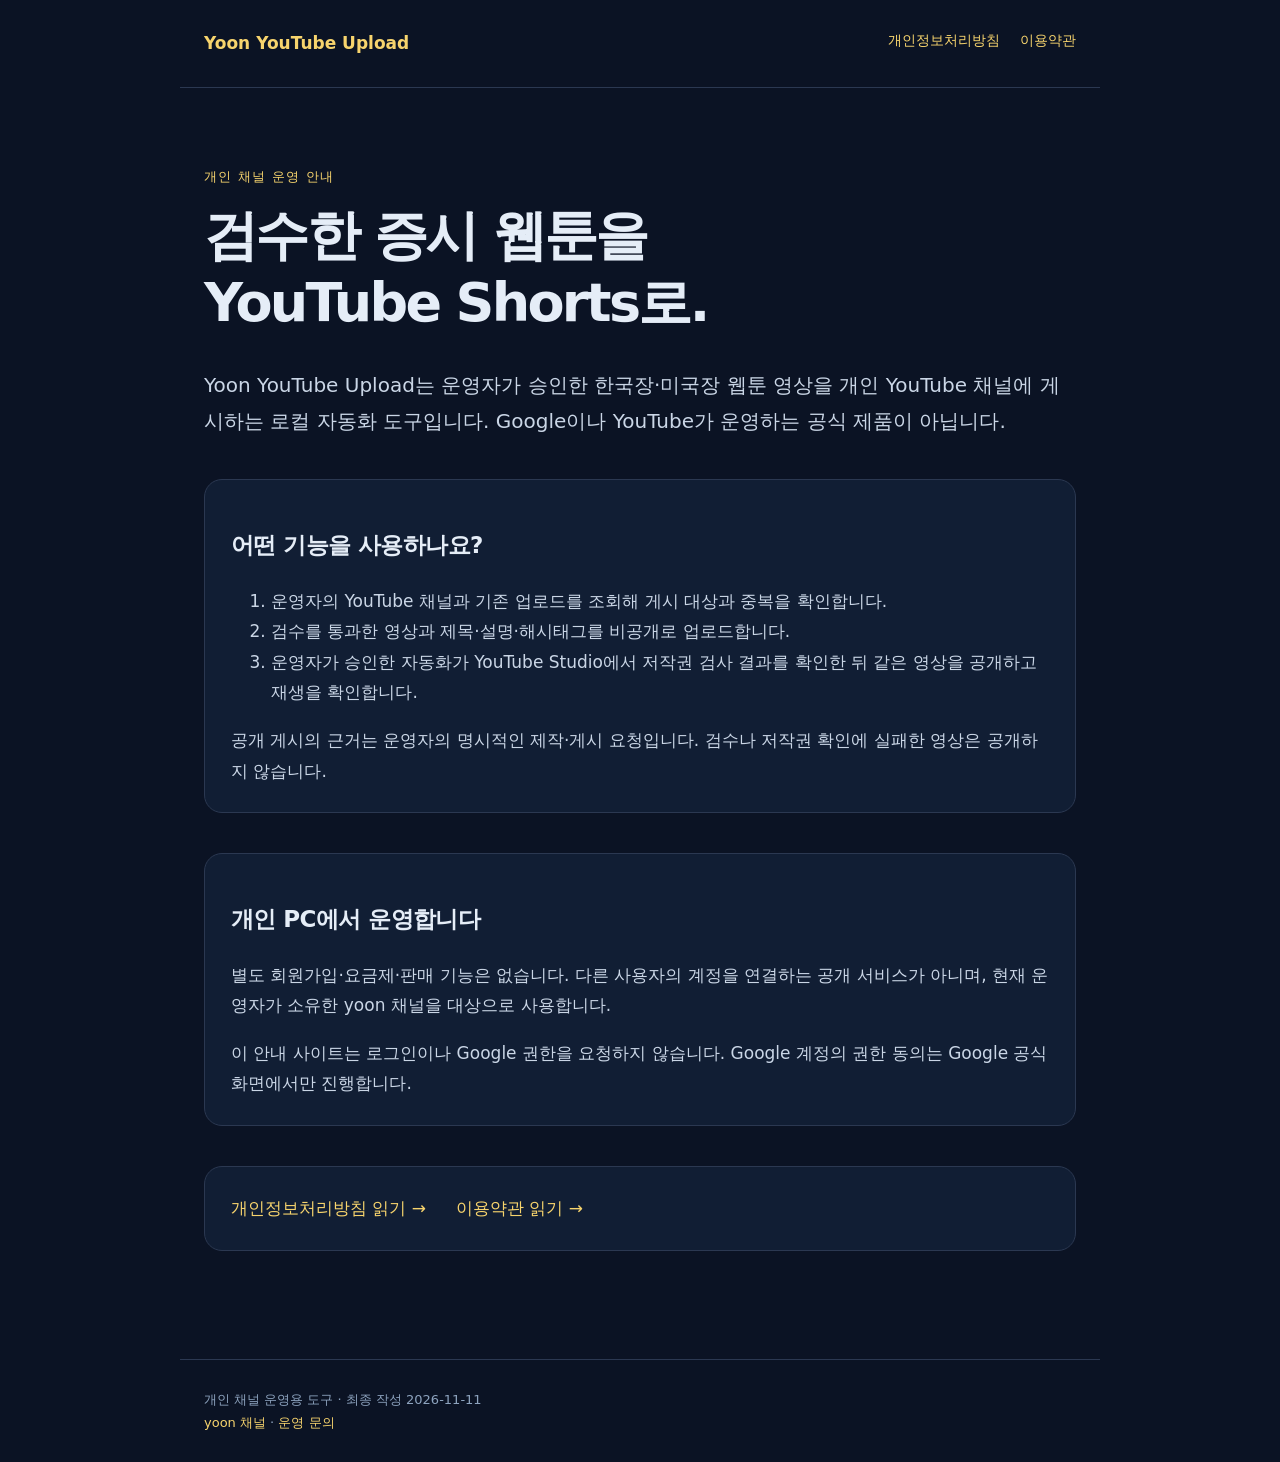
<file: index.html>
<!doctype html><html lang="ko"><head><meta name="google-site-verification" content="IftCnZnks2b4W4NjenYpQraACwbBccCG2ZZmfXa9U4U" /><meta charset="utf-8"><meta name="viewport" content="width=device-width,initial-scale=1"><title>개인 채널 게시 도구 | Yoon YouTube Upload</title><link rel="stylesheet" href="style.css"></head><body><header><a class="brand" href="index.html">Yoon YouTube Upload</a><nav><a href="privacy.html">개인정보처리방침</a><a href="terms.html">이용약관</a></nav></header><main><p class="eyebrow">개인 채널 운영 안내</p><h1>검수한 증시 웹툰을<br>YouTube Shorts로.</h1><p class="lead">Yoon YouTube Upload는 운영자가 승인한 한국장·미국장 웹툰 영상을 개인 YouTube 채널에 게시하는 로컬 자동화 도구입니다. Google이나 YouTube가 운영하는 공식 제품이 아닙니다.</p><section><h2>어떤 기능을 사용하나요?</h2><ol><li>운영자의 YouTube 채널과 기존 업로드를 조회해 게시 대상과 중복을 확인합니다.</li><li>검수를 통과한 영상과 제목·설명·해시태그를 비공개로 업로드합니다.</li><li>운영자가 승인한 자동화가 YouTube Studio에서 저작권 검사 결과를 확인한 뒤 같은 영상을 공개하고 재생을 확인합니다.</li></ol><p>공개 게시의 근거는 운영자의 명시적인 제작·게시 요청입니다. 검수나 저작권 확인에 실패한 영상은 공개하지 않습니다.</p></section><section><h2>개인 PC에서 운영합니다</h2><p>별도 회원가입·요금제·판매 기능은 없습니다. 다른 사용자의 계정을 연결하는 공개 서비스가 아니며, 현재 운영자가 소유한 yoon 채널을 대상으로 사용합니다.</p><p>이 안내 사이트는 로그인이나 Google 권한을 요청하지 않습니다. Google 계정의 권한 동의는 Google 공식 화면에서만 진행합니다.</p></section><section class="links"><a href="privacy.html">개인정보처리방침 읽기 →</a><a href="terms.html">이용약관 읽기 →</a></section></main><footer>개인 채널 운영용 도구 · 최종 작성 2026-11-11<br><a href="https://www.youtube.com/@yoon-c6v">yoon 채널</a> · <a href="https://github.com/powerofgod88-sys/powerofgod88-sys.github.io/issues">운영 문의</a></footer></body></html>
</file>
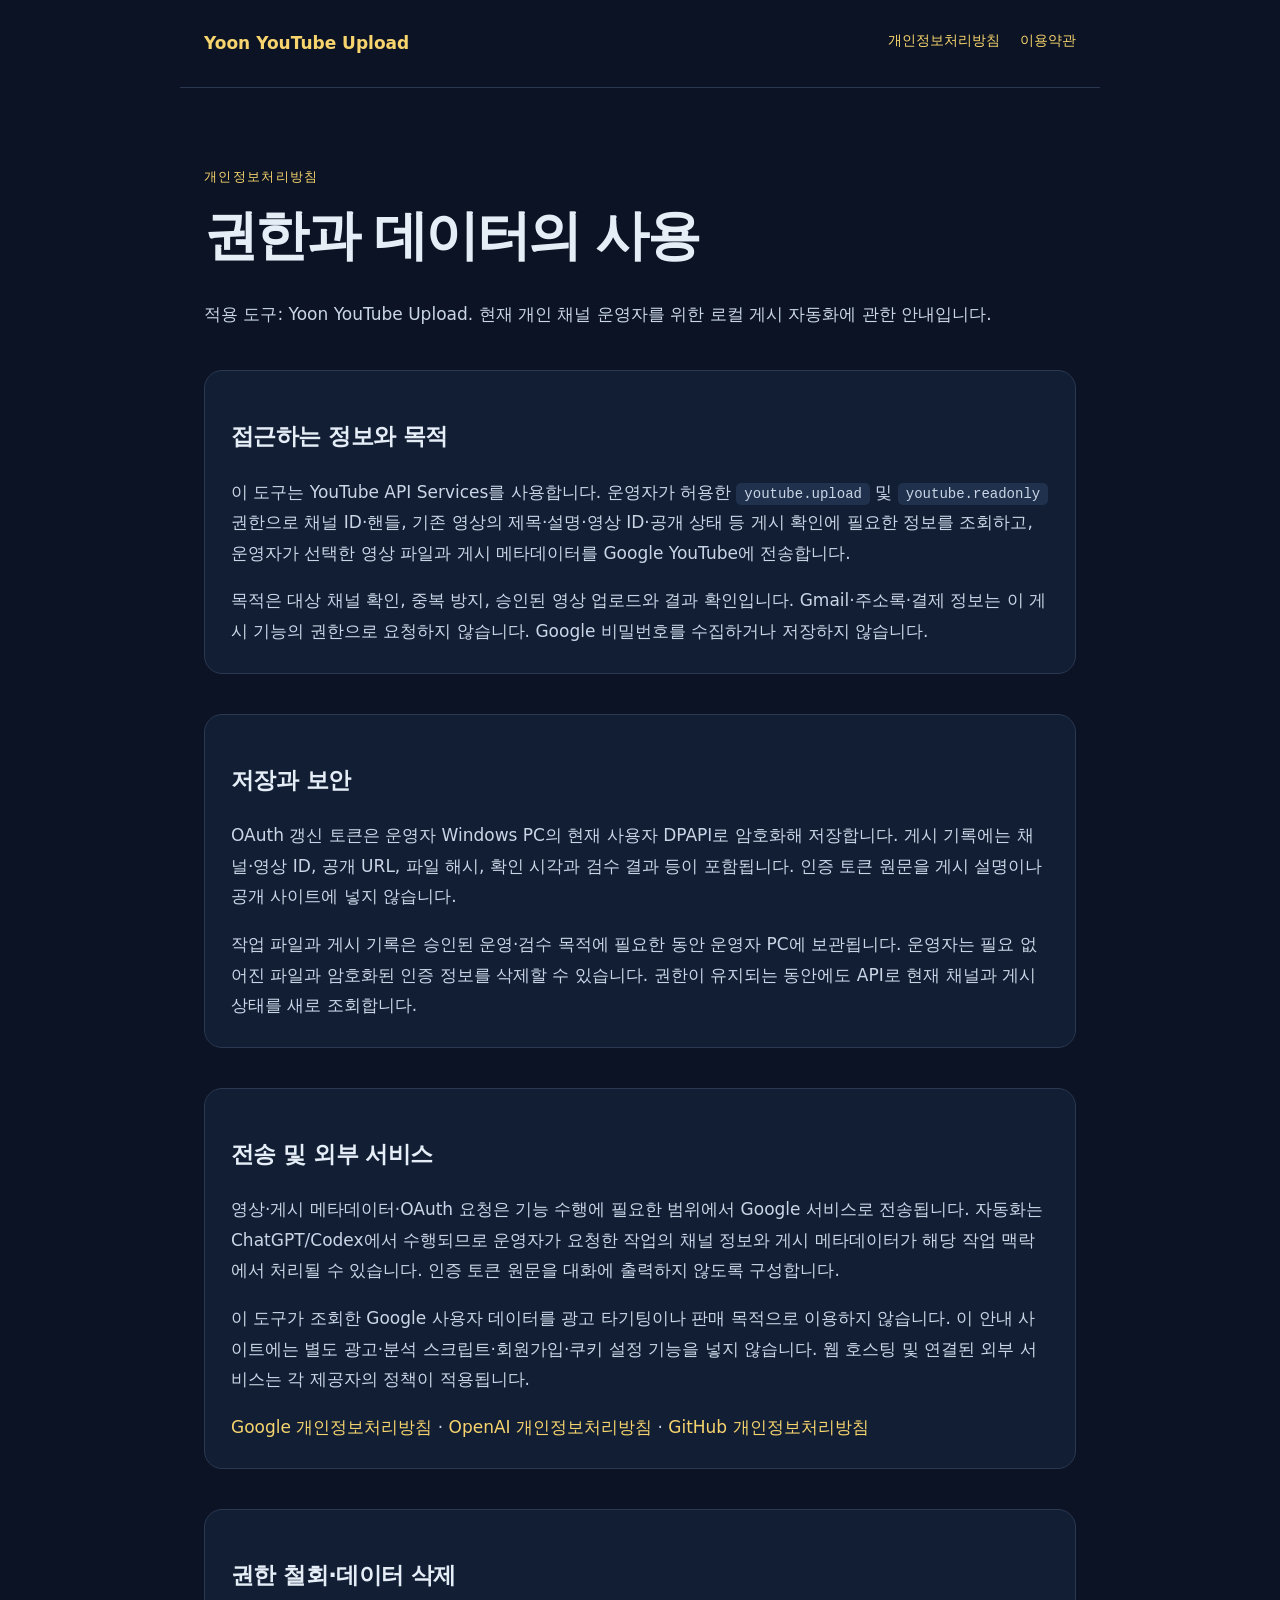
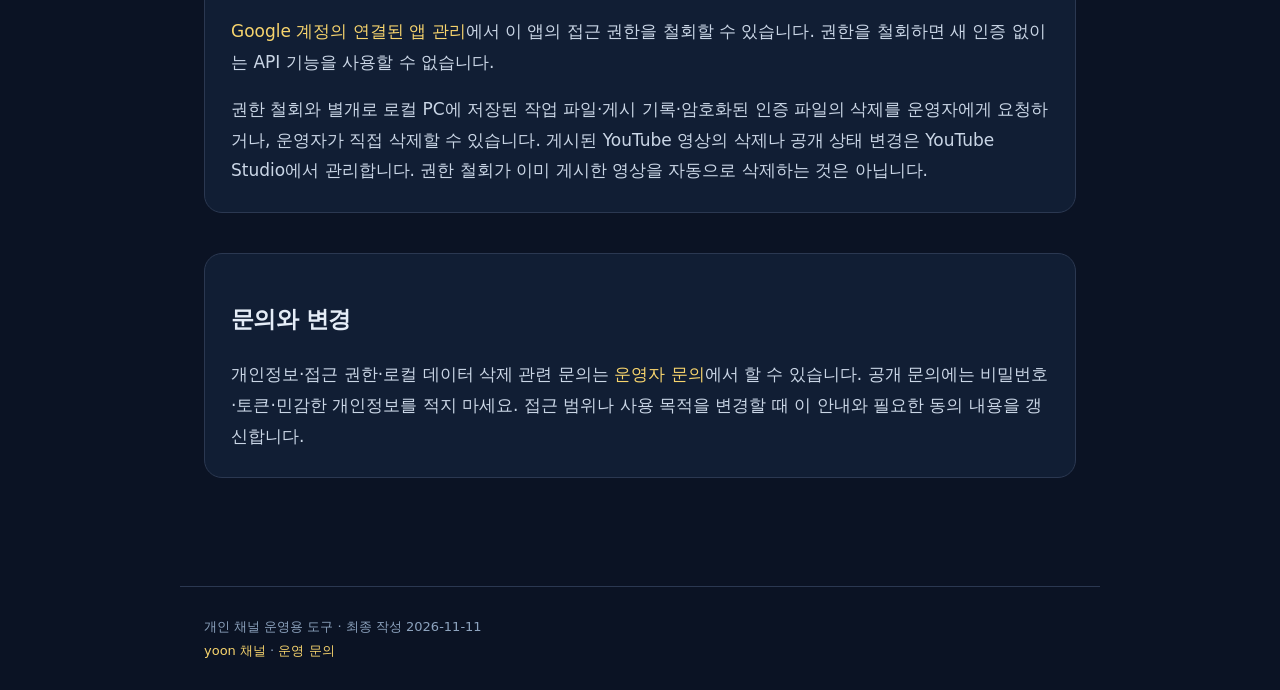
<file: privacy.html>
<!doctype html><html lang="ko"><head><meta charset="utf-8"><meta name="viewport" content="width=device-width,initial-scale=1"><title>개인정보처리방침 | Yoon YouTube Upload</title><link rel="stylesheet" href="style.css"></head><body><header><a class="brand" href="index.html">Yoon YouTube Upload</a><nav><a href="privacy.html">개인정보처리방침</a><a href="terms.html">이용약관</a></nav></header><main><p class="eyebrow">개인정보처리방침</p><h1>권한과 데이터의 사용</h1><p>적용 도구: Yoon YouTube Upload. 현재 개인 채널 운영자를 위한 로컬 게시 자동화에 관한 안내입니다.</p><section><h2>접근하는 정보와 목적</h2><p>이 도구는 YouTube API Services를 사용합니다. 운영자가 허용한 <code>youtube.upload</code> 및 <code>youtube.readonly</code> 권한으로 채널 ID·핸들, 기존 영상의 제목·설명·영상 ID·공개 상태 등 게시 확인에 필요한 정보를 조회하고, 운영자가 선택한 영상 파일과 게시 메타데이터를 Google YouTube에 전송합니다.</p><p>목적은 대상 채널 확인, 중복 방지, 승인된 영상 업로드와 결과 확인입니다. Gmail·주소록·결제 정보는 이 게시 기능의 권한으로 요청하지 않습니다. Google 비밀번호를 수집하거나 저장하지 않습니다.</p></section><section><h2>저장과 보안</h2><p>OAuth 갱신 토큰은 운영자 Windows PC의 현재 사용자 DPAPI로 암호화해 저장합니다. 게시 기록에는 채널·영상 ID, 공개 URL, 파일 해시, 확인 시각과 검수 결과 등이 포함됩니다. 인증 토큰 원문을 게시 설명이나 공개 사이트에 넣지 않습니다.</p><p>작업 파일과 게시 기록은 승인된 운영·검수 목적에 필요한 동안 운영자 PC에 보관됩니다. 운영자는 필요 없어진 파일과 암호화된 인증 정보를 삭제할 수 있습니다. 권한이 유지되는 동안에도 API로 현재 채널과 게시 상태를 새로 조회합니다.</p></section><section><h2>전송 및 외부 서비스</h2><p>영상·게시 메타데이터·OAuth 요청은 기능 수행에 필요한 범위에서 Google 서비스로 전송됩니다. 자동화는 ChatGPT/Codex에서 수행되므로 운영자가 요청한 작업의 채널 정보와 게시 메타데이터가 해당 작업 맥락에서 처리될 수 있습니다. 인증 토큰 원문을 대화에 출력하지 않도록 구성합니다.</p><p>이 도구가 조회한 Google 사용자 데이터를 광고 타기팅이나 판매 목적으로 이용하지 않습니다. 이 안내 사이트에는 별도 광고·분석 스크립트·회원가입·쿠키 설정 기능을 넣지 않습니다. 웹 호스팅 및 연결된 외부 서비스는 각 제공자의 정책이 적용됩니다.</p><p><a href="https://policies.google.com/privacy">Google 개인정보처리방침</a> · <a href="https://openai.com/policies/privacy-policy/">OpenAI 개인정보처리방침</a> · <a href="https://docs.github.com/en/site-policy/privacy-policies/github-general-privacy-statement">GitHub 개인정보처리방침</a></p></section><section><h2>권한 철회·데이터 삭제</h2><p><a href="https://myaccount.google.com/permissions">Google 계정의 연결된 앱 관리</a>에서 이 앱의 접근 권한을 철회할 수 있습니다. 권한을 철회하면 새 인증 없이는 API 기능을 사용할 수 없습니다.</p><p>권한 철회와 별개로 로컬 PC에 저장된 작업 파일·게시 기록·암호화된 인증 파일의 삭제를 운영자에게 요청하거나, 운영자가 직접 삭제할 수 있습니다. 게시된 YouTube 영상의 삭제나 공개 상태 변경은 YouTube Studio에서 관리합니다. 권한 철회가 이미 게시한 영상을 자동으로 삭제하는 것은 아닙니다.</p></section><section><h2>문의와 변경</h2><p>개인정보·접근 권한·로컬 데이터 삭제 관련 문의는 <a href="https://github.com/powerofgod88-sys/powerofgod88-sys.github.io/issues">운영자 문의</a>에서 할 수 있습니다. 공개 문의에는 비밀번호·토큰·민감한 개인정보를 적지 마세요. 접근 범위나 사용 목적을 변경할 때 이 안내와 필요한 동의 내용을 갱신합니다.</p></section></main><footer>개인 채널 운영용 도구 · 최종 작성 2026-11-11<br><a href="https://www.youtube.com/@yoon-c6v">yoon 채널</a> · <a href="https://github.com/powerofgod88-sys/powerofgod88-sys.github.io/issues">운영 문의</a></footer></body></html>
</file>
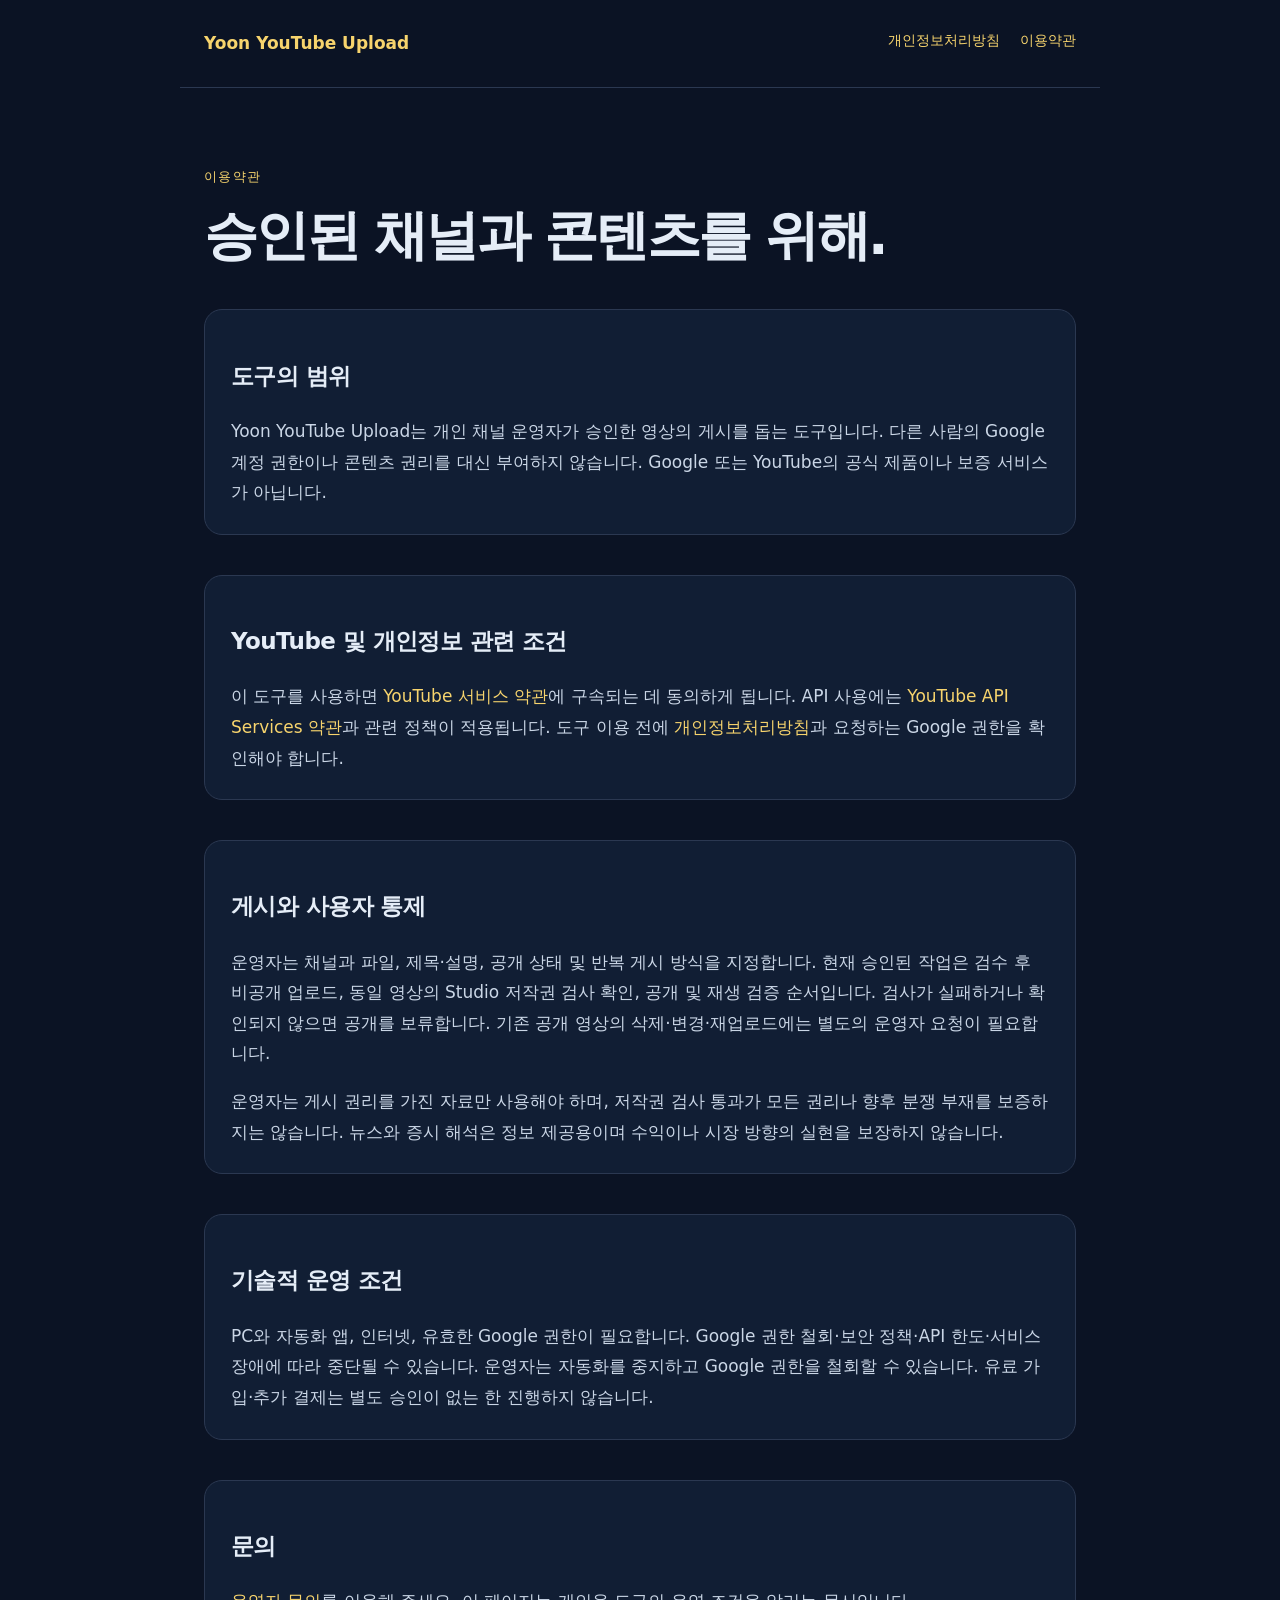
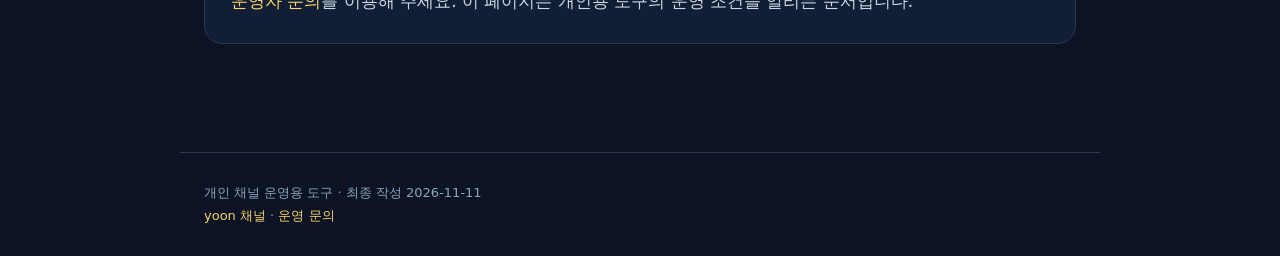
<file: terms.html>
<!doctype html><html lang="ko"><head><meta charset="utf-8"><meta name="viewport" content="width=device-width,initial-scale=1"><title>이용약관 | Yoon YouTube Upload</title><link rel="stylesheet" href="style.css"></head><body><header><a class="brand" href="index.html">Yoon YouTube Upload</a><nav><a href="privacy.html">개인정보처리방침</a><a href="terms.html">이용약관</a></nav></header><main><p class="eyebrow">이용약관</p><h1>승인된 채널과 콘텐츠를 위해.</h1><section><h2>도구의 범위</h2><p>Yoon YouTube Upload는 개인 채널 운영자가 승인한 영상의 게시를 돕는 도구입니다. 다른 사람의 Google 계정 권한이나 콘텐츠 권리를 대신 부여하지 않습니다. Google 또는 YouTube의 공식 제품이나 보증 서비스가 아닙니다.</p></section><section><h2>YouTube 및 개인정보 관련 조건</h2><p>이 도구를 사용하면 <a href="https://www.youtube.com/t/terms">YouTube 서비스 약관</a>에 구속되는 데 동의하게 됩니다. API 사용에는 <a href="https://developers.google.com/youtube/terms/api-services-terms-of-service">YouTube API Services 약관</a>과 관련 정책이 적용됩니다. 도구 이용 전에 <a href="privacy.html">개인정보처리방침</a>과 요청하는 Google 권한을 확인해야 합니다.</p></section><section><h2>게시와 사용자 통제</h2><p>운영자는 채널과 파일, 제목·설명, 공개 상태 및 반복 게시 방식을 지정합니다. 현재 승인된 작업은 검수 후 비공개 업로드, 동일 영상의 Studio 저작권 검사 확인, 공개 및 재생 검증 순서입니다. 검사가 실패하거나 확인되지 않으면 공개를 보류합니다. 기존 공개 영상의 삭제·변경·재업로드에는 별도의 운영자 요청이 필요합니다.</p><p>운영자는 게시 권리를 가진 자료만 사용해야 하며, 저작권 검사 통과가 모든 권리나 향후 분쟁 부재를 보증하지는 않습니다. 뉴스와 증시 해석은 정보 제공용이며 수익이나 시장 방향의 실현을 보장하지 않습니다.</p></section><section><h2>기술적 운영 조건</h2><p>PC와 자동화 앱, 인터넷, 유효한 Google 권한이 필요합니다. Google 권한 철회·보안 정책·API 한도·서비스 장애에 따라 중단될 수 있습니다. 운영자는 자동화를 중지하고 Google 권한을 철회할 수 있습니다. 유료 가입·추가 결제는 별도 승인이 없는 한 진행하지 않습니다.</p></section><section><h2>문의</h2><p><a href="https://github.com/powerofgod88-sys/powerofgod88-sys.github.io/issues">운영자 문의</a>를 이용해 주세요. 이 페이지는 개인용 도구의 운영 조건을 알리는 문서입니다.</p></section></main><footer>개인 채널 운영용 도구 · 최종 작성 2026-11-11<br><a href="https://www.youtube.com/@yoon-c6v">yoon 채널</a> · <a href="https://github.com/powerofgod88-sys/powerofgod88-sys.github.io/issues">운영 문의</a></footer></body></html>
</file>
<file: style.css>
*{box-sizing:border-box}body{margin:0;background:#0b1324;color:#e5edf7;font:17px/1.8 system-ui,-apple-system,"Segoe UI",sans-serif}header,main,footer{max-width:920px;margin:auto;padding:28px 24px}header{display:flex;justify-content:space-between;gap:20px;border-bottom:1px solid #2b3851}nav{display:flex;gap:20px;font-size:14px}a{color:#f7d46d;text-decoration:none}a:hover{text-decoration:underline}.brand{font-weight:750}main{padding-top:64px}h1{font-size:clamp(32px,6vw,54px);line-height:1.25;letter-spacing:-.05em;margin:14px 0 30px}h2{font-size:23px;letter-spacing:-.025em}p,li{color:#cad6e6}.eyebrow{color:#f7d46d;letter-spacing:.1em;font-size:13px}.lead{font-size:20px}section{margin:40px 0;padding:26px;border:1px solid #2b3851;border-radius:18px;background:#111e34}section p:last-child{margin-bottom:0}.links{display:flex;gap:30px;flex-wrap:wrap}code{font-size:14px;background:#20314d;padding:3px 8px;border-radius:5px}footer{border-top:1px solid #2b3851;color:#8da3be;font-size:13px;margin-top:40px}@media(max-width:600px){header{display:block}nav{margin-top:12px}section{padding:20px}main{padding-top:35px}}
</file>
